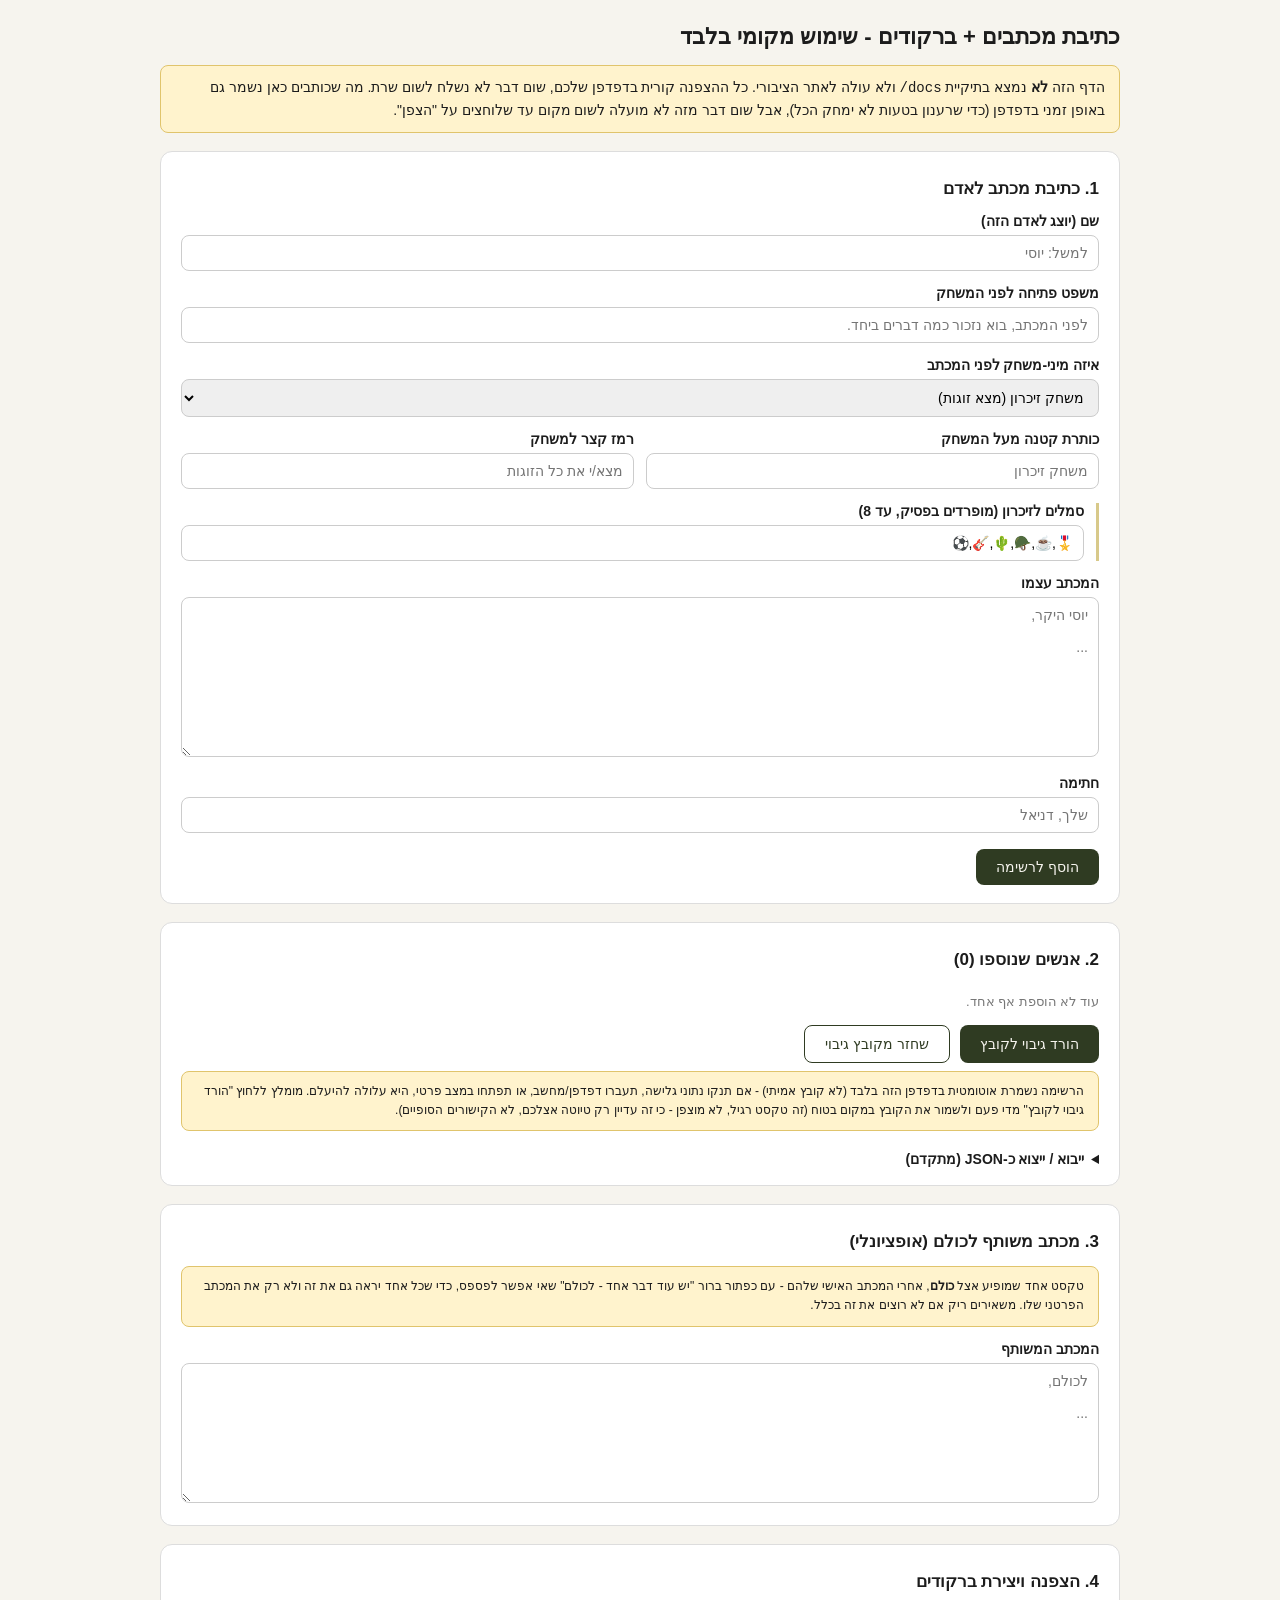
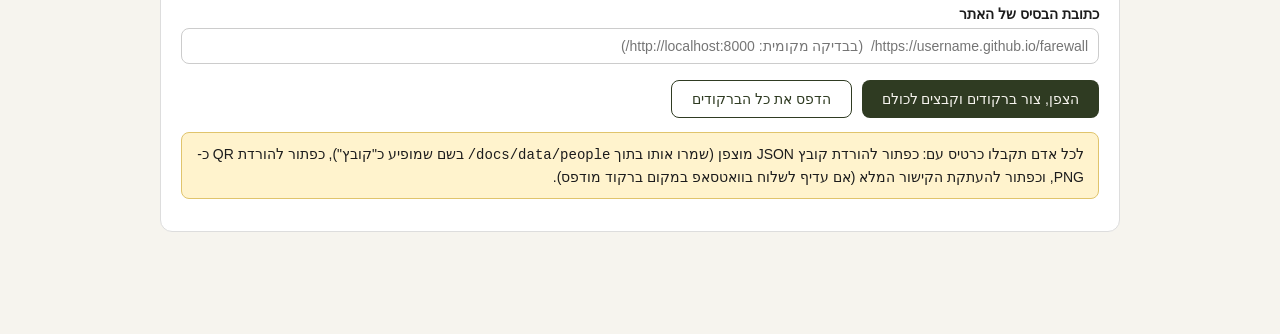
<file: admin/index.html>
<!DOCTYPE html>
<html lang="he" dir="rtl">
<head>
<meta charset="UTF-8">
<meta name="viewport" content="width=device-width, initial-scale=1">
<title>כתיבת מכתבים + ברקודים - כלי מקומי בלבד</title>
<style>
  :root { color-scheme: light; }
  body {
    font-family: "Segoe UI", Arial, sans-serif;
    max-width: 960px;
    margin: 24px auto;
    padding: 0 16px 60px;
    background: #f6f4ee;
    color: #1c1c1c;
  }
  h1 { font-size: 22px; }
  h2 { font-size: 17px; margin-top: 8px; }
  p.note {
    background: #fff3cd;
    border: 1px solid #e0c46c;
    padding: 10px 14px;
    border-radius: 8px;
    font-size: 14px;
    line-height: 1.6;
  }
  .panel {
    background: #fff;
    border: 1px solid #ddd;
    border-radius: 12px;
    padding: 18px 20px;
    margin-top: 18px;
  }
  label { display: block; font-weight: 600; margin: 14px 0 6px; font-size: 14px; }
  input[type=text], input[type=number], textarea, select {
    width: 100%;
    padding: 9px 10px;
    border-radius: 8px;
    border: 1px solid #ccc;
    font-size: 14px;
    box-sizing: border-box;
    font-family: inherit;
  }
  textarea#letterField { min-height: 160px; }
  .row { display: flex; gap: 12px; }
  .row > div { flex: 1; }
  button {
    background: #2f3b22;
    color: #f6f4ee;
    border: none;
    padding: 10px 20px;
    border-radius: 8px;
    font-size: 14px;
    cursor: pointer;
  }
  button:hover { background: #445429; }
  button.secondary {
    background: transparent;
    color: #2f3b22;
    border: 1px solid #2f3b22;
  }
  button.small { padding: 5px 10px; font-size: 12px; }
  button.danger { background: #7a2f22; }
  .actions-row { margin-top: 16px; display: flex; gap: 10px; flex-wrap: wrap; }

  .game-config { border-inline-start: 3px solid #d8c98a; padding-inline-start: 12px; margin-top: 10px; }
  .qblock { background: #f8f7f2; border: 1px solid #e2e2e2; border-radius: 8px; padding: 10px; margin-top: 8px; }
  .qblock .row { margin-top: 6px; }
  .qblock label { margin: 8px 0 4px; font-size: 13px; }

  #peopleList { margin-top: 12px; display: flex; flex-direction: column; gap: 8px; }
  .person-card {
    display: flex;
    align-items: center;
    justify-content: space-between;
    background: #f8f7f2;
    border: 1px solid #e2e2e2;
    border-radius: 8px;
    padding: 10px 14px;
  }
  .person-card .info { font-size: 14px; }
  .person-card .info small { color: #777; display: block; font-size: 11px; }
  .person-card .btns { display: flex; gap: 6px; }

  details.advanced { margin-top: 20px; }
  details.advanced summary { cursor: pointer; font-weight: 600; font-size: 14px; }
  details.advanced textarea { min-height: 200px; direction: ltr; text-align: left; font-family: monospace; margin-top: 10px; }

  #results {
    display: grid;
    grid-template-columns: repeat(auto-fill, minmax(220px, 1fr));
    gap: 16px;
    margin-top: 20px;
  }
  .qr-card {
    background: #fff;
    border: 1px solid #ddd;
    border-radius: 10px;
    padding: 12px;
    text-align: center;
  }
  .qr-card canvas { max-width: 100%; }
  .qr-card .qname { font-weight: 700; margin: 8px 0 2px; font-size: 14px; }
  .qr-card .qid { font-size: 11px; color: #777; word-break: break-all; }
  .qr-card .qurl {
    font-size: 10px;
    color: #555;
    word-break: break-all;
    background: #f2f2f2;
    padding: 6px;
    border-radius: 6px;
    margin: 8px 0;
    direction: ltr;
    text-align: left;
  }
  .qr-card .actions { display: flex; flex-direction: column; gap: 6px; margin-top: 8px; }
  .qr-card a.dl, .qr-card button.copy {
    font-size: 12px;
    color: #fff;
    background: #2f3b22;
    border: none;
    border-radius: 6px;
    padding: 8px;
    cursor: pointer;
    text-decoration: none;
  }
  #status { font-size: 13px; color: #555; margin-top: 10px; }
  @media print {
    p.note, .panel, h1, button, .qurl, .actions { display: none; }
    #results { grid-template-columns: repeat(3, 1fr); }
  }
</style>
</head>
<body>
<h1>כתיבת מכתבים + ברקודים - שימוש מקומי בלבד</h1>
<p class="note">
  הדף הזה <b>לא</b> נמצא בתיקיית <code>docs/</code> ולא עולה לאתר הציבורי.
  כל ההצפנה קורית בדפדפן שלכם, שום דבר לא נשלח לשום שרת.
  מה שכותבים כאן נשמר גם באופן זמני בדפדפן (כדי שרענון בטעות לא ימחק הכל),
  אבל שום דבר מזה לא מועלה לשום מקום עד שלוחצים על "הצפן".
</p>

<div class="panel">
  <h2>1. כתיבת מכתב לאדם</h2>

  <label for="nameField">שם (יוצג לאדם הזה)</label>
  <input type="text" id="nameField" placeholder="למשל: יוסי">

  <label for="introField">משפט פתיחה לפני המשחק</label>
  <input type="text" id="introField" placeholder="לפני המכתב, בוא נזכור כמה דברים ביחד.">

  <label for="gameSelect">איזה מיני-משחק לפני המכתב</label>
  <select id="gameSelect">
    <option value="memory">משחק זיכרון (מצא זוגות)</option>
    <option value="catch">תפוס (פריטים נופלים)</option>
    <option value="quiz">חידון</option>
    <option value="grow">התעצמות (בנייה/צמיחה)</option>
    <option value="selfie">סלפי / אינפלואנסר</option>
    <option value="run">ריצה - כמה שיותר צעדים</option>
    <option value="amen">אמן! (רפלקסים דתיים)</option>
    <option value="tiramisu">טירמיסו - משחק בישול (3 שלבים)</option>
    <option value="calories">ספירת קלוריות</option>
    <option value="redhead">מצא את הגינג'י</option>
    <option value="campaign">מפקד מלחמה - ניהול חזיתות</option>
    <option value="economy">כלכלה - קנה זול, מכור ביוקר</option>
    <option value="throw">זריקה על תמונה</option>
  </select>

  <div class="row">
    <div>
      <label for="gameTitleField">כותרת קטנה מעל המשחק</label>
      <input type="text" id="gameTitleField" placeholder="משחק זיכרון">
    </div>
    <div>
      <label for="gameHintField">רמז קצר למשחק</label>
      <input type="text" id="gameHintField" placeholder="מצא/י את כל הזוגות">
    </div>
  </div>

  <div class="game-config" id="cfgMemory">
    <label for="memoryPairs">סמלים לזיכרון (מופרדים בפסיק, עד 8)</label>
    <input type="text" id="memoryPairs" value="🎖️,☕,🪖,🌵,🎸,⚽">
  </div>

  <div class="game-config" id="cfgCatch" style="display:none">
    <div class="row">
      <div>
        <label for="catchEmoji">סמל שנופל</label>
        <input type="text" id="catchEmoji" value="❤️">
      </div>
      <div>
        <label for="catchTarget">כמה צריך לתפוס</label>
        <input type="number" id="catchTarget" value="10" min="1">
      </div>
    </div>
  </div>

  <div class="game-config" id="cfgQuiz" style="display:none">
    <div id="quizQuestions"></div>
    <button type="button" class="secondary small" id="addQuestionBtn" style="margin-top:10px">+ הוסף שאלה</button>
  </div>

  <div class="game-config" id="cfgGrow" style="display:none">
    <div class="row">
      <div>
        <label for="growTarget">כמה לחיצות עד שמתעצמים</label>
        <input type="number" id="growTarget" value="20" min="1">
      </div>
      <div>
        <label for="growLabel">טקסט על הכפתור</label>
        <input type="text" id="growLabel" value="תתעצם!">
      </div>
    </div>
    <label for="growMessage">הודעת סיום (מוצגת רגע לפני המכתב)</label>
    <input type="text" id="growMessage" value="התעצמת!">
  </div>

  <div class="game-config" id="cfgSelfie" style="display:none">
    <div class="row">
      <div>
        <label for="selfieTarget">כמה "צילומים מושלמים" צריך</label>
        <input type="number" id="selfieTarget" value="3" min="1">
      </div>
      <div>
        <label for="selfieLabel">טקסט על הכפתור</label>
        <input type="text" id="selfieLabel" value="📸 צלם!">
      </div>
    </div>
    <label for="selfieMessage">הודעת סיום (מוצגת רגע לפני המכתב)</label>
    <input type="text" id="selfieMessage" value="ויראלי! 🔥">
    <p class="note" style="margin-top:10px;font-size:12px">
      המשחק: סמן זז קדימה-אחורה על פס, וצריך ללחוץ "צלם" בדיוק כשהוא באזור
      המסומן. כל צילום מוצלח מזיז את האזור למקום חדש.
    </p>
  </div>

  <div class="game-config" id="cfgRun" style="display:none">
    <div class="row">
      <div>
        <label for="runTarget">כמה צעדים (לחיצות) עד לסיום המרוץ</label>
        <input type="number" id="runTarget" value="40" min="1">
      </div>
      <div>
        <label for="runLabel">טקסט על הכפתור</label>
        <input type="text" id="runLabel" value="רוץ!">
      </div>
    </div>
    <label for="runMessage">הודעת סיום (מוצגת רגע לפני המכתב)</label>
    <input type="text" id="runMessage" value="שיא אישי!">
    <p class="note" style="margin-top:10px;font-size:12px">
      המשחק: לוחצים כמה שיותר מהר כדי "לרוץ" לאורך המסלול עד לדגל, יש גם
      מד קצב חי שמראה כמה מהר לוחצים.
    </p>
  </div>

  <div class="game-config" id="cfgAmen" style="display:none">
    <div class="row">
      <div>
        <label for="amenRounds">כמה פעמים צריך לענות "אמן" בזמן</label>
        <input type="number" id="amenRounds" value="5" min="1">
      </div>
      <div>
        <label for="amenLabel">טקסט על הכפתור</label>
        <input type="text" id="amenLabel" value="אמן!">
      </div>
    </div>
    <label for="amenMessage">הודעת סיום (מוצגת רגע לפני המכתב)</label>
    <input type="text" id="amenMessage" value="אמן אמן! 🙏">
    <p class="note" style="margin-top:10px;font-size:12px">
      המשחק: מחכים ש"ברכה" תופיע על המסך ואז לוחצים "אמן" כמה שיותר מהר -
      מוקדם מדי או מאוחר מדי לא נספר. משחקון קליל בהשראת רפלקס האמן המהיר.
    </p>
  </div>

  <div class="game-config" id="cfgTiramisu" style="display:none">
    <p class="note" style="font-size:12px">
      משחק בישול קצר בשלושה שלבים: טבילת ביסקוויט בטיימינג נכון, ערבוב קרם
      מהיר תחת זמן, ואז בניית שכבות.
    </p>
    <div class="row">
      <div>
        <label for="tiraDips">שלב 1: כמה טבילות מדויקות</label>
        <input type="number" id="tiraDips" value="2" min="1">
      </div>
      <div>
        <label for="tiraWhiskTarget">שלב 2: כמה לחיצות ערבוב</label>
        <input type="number" id="tiraWhiskTarget" value="16" min="1">
      </div>
    </div>
    <div class="row">
      <div>
        <label for="tiraWhiskTime">שלב 2: זמן לערבוב (שניות)</label>
        <input type="number" id="tiraWhiskTime" value="4" min="1" step="0.5">
      </div>
      <div>
        <label for="tiraLayers">שלב 3: כמה שכבות בכוס</label>
        <input type="number" id="tiraLayers" value="6" min="1">
      </div>
    </div>
    <label for="tiraMessage">הודעת סיום (מוצגת רגע לפני המכתב)</label>
    <input type="text" id="tiraMessage" value="בתאבון! 🍰">
  </div>

  <div class="game-config" id="cfgCalories" style="display:none">
    <p class="note" style="font-size:12px">
      פריטי אוכל נופלים - צריך לתפוס רק את הבריאים ולהתחמק מהג'אנק פוד.
    </p>
    <div class="row">
      <div>
        <label for="calTarget">כמה פריטים בריאים צריך לתפוס</label>
        <input type="number" id="calTarget" value="12" min="1">
      </div>
      <div>
        <label for="calDifficulty">כמה ג'אנק פוד בדרך</label>
        <select id="calDifficulty">
          <option value="0.25">מעט</option>
          <option value="0.4" selected>בינוני</option>
          <option value="0.55">הרבה</option>
        </select>
      </div>
    </div>
    <label for="calMessage">הודעת סיום (מוצגת רגע לפני המכתב)</label>
    <input type="text" id="calMessage" value="יום מושלם של תזונה! 🎉">
  </div>

  <div class="game-config" id="cfgRedhead" style="display:none">
    <p class="note" style="font-size:12px">
      רשת של אנשים, וצריך למצוא את הגינג'י היחיד בכל סבב - כל סבב הרשת
      גדלה יותר (כמו למצוא גינג'י אמיתי, נדיר יותר ויותר).
    </p>
    <label for="redRounds">כמה סבבים</label>
    <input type="number" id="redRounds" value="4" min="1" max="6">
    <label for="redMessage">הודעת סיום (מוצגת רגע לפני המכתב)</label>
    <input type="text" id="redMessage" value="נדיר כמו יהלום! 🔴">
  </div>

  <div class="game-config" id="cfgCampaign" style="display:none">
    <p class="note" style="font-size:12px">
      כמה חזיתות נלחצות בו-זמנית, כל אחת מאבדת שליטה עם הזמן - צריך לתגבר
      את כולן שוב ושוב עד שהזמן הכולל עובר. חזית שנשארת פרוצה ממשיכה להוסיף
      זמן כל עוד לא מתגברים אותה - אף פעם לא באמת נחסם, אבל צריך לזוז כל הזמן.
    </p>
    <div class="row">
      <div>
        <label for="campFronts">כמה חזיתות (2-4)</label>
        <input type="number" id="campFronts" value="3" min="2" max="4">
      </div>
      <div>
        <label for="campDuration">כמה שניות עד לניצחון</label>
        <input type="number" id="campDuration" value="20" min="5">
      </div>
    </div>
    <label for="campMessage">הודעת סיום (מוצגת רגע לפני המכתב)</label>
    <input type="text" id="campMessage" value="המלחמה הוכרעה - ניצחון! 🎖️">
  </div>

  <div class="game-config" id="cfgEconomy" style="display:none">
    <p class="note" style="font-size:12px">
      מחיר זז קדימה-אחורה - צריך "לקנות" כשהוא בשפל (משמאל) ו"למכור" כשהוא
      בשיא (מימין), חוזר חלילה, כמו משקיע/ת אמיתי.
    </p>
    <div class="row">
      <div>
        <label for="ecoCycles">כמה עסקאות רווחיות (קנייה+מכירה)</label>
        <input type="number" id="ecoCycles" value="4" min="1">
      </div>
    </div>
    <label for="ecoMessage">הודעת סיום (מוצגת רגע לפני המכתב)</label>
    <input type="text" id="ecoMessage" value="המשק פורח! 📈">
  </div>

  <div class="game-config" id="cfgThrow" style="display:none">
    <p class="note" style="font-size:12px">
      לוחצים "זרוק!" ותמונה "עפה" ופוגעת בתמונה השנייה עם רעידה קטנה. את שתי
      התמונות צריך קודם לשים בתיקייה <code>docs/assets/img/</code> (שם קובץ
      באנגלית, בלי רווחים) - כרגע כבר יש שם <code>daniel.png</code> ו-
      <code>popit-yellow.png</code>.
    </p>
    <div class="row">
      <div>
        <label for="throwTargetImg">קובץ התמונה שנפגעת (היעד)</label>
        <input type="text" id="throwTargetImg" value="assets/img/daniel.png">
      </div>
      <div>
        <label for="throwProjImg">קובץ התמונה שנזרקת</label>
        <input type="text" id="throwProjImg" value="assets/img/popit-yellow.png">
      </div>
    </div>
    <div class="row">
      <div>
        <label for="throwTarget">כמה זריקות</label>
        <input type="number" id="throwTarget" value="10" min="1">
      </div>
      <div>
        <label for="throwLabel">טקסט על הכפתור</label>
        <input type="text" id="throwLabel" value="זרוק!">
      </div>
    </div>
    <label for="throwMessage">הודעת סיום (מוצגת רגע לפני המכתב)</label>
    <input type="text" id="throwMessage" value="קלעת ישר בפרצוף! 😂">
  </div>

  <label for="letterField">המכתב עצמו</label>
  <textarea id="letterField" placeholder="יוסי היקר,&#10;&#10;..."></textarea>

  <label for="signoffField">חתימה</label>
  <input type="text" id="signoffField" placeholder="שלך, דניאל">

  <div class="actions-row">
    <button id="addPersonBtn" type="button">הוסף לרשימה</button>
    <button id="cancelEditBtn" type="button" class="secondary" style="display:none">בטל עריכה</button>
  </div>
</div>

<div class="panel">
  <h2>2. אנשים שנוספו (<span id="peopleCount">0</span>)</h2>
  <div id="peopleList"></div>
  <p id="emptyHint" style="color:#777;font-size:13px;margin-top:10px">עוד לא הוספת אף אחד.</p>

  <div class="actions-row">
    <button type="button" id="downloadBackupBtn">הורד גיבוי לקובץ</button>
    <button type="button" class="secondary" id="restoreBackupBtn">שחזר מקובץ גיבוי</button>
    <input type="file" id="restoreFileInput" accept="application/json" style="display:none">
  </div>
  <p class="note" style="font-size:12px;margin-top:8px">
    הרשימה נשמרת אוטומטית בדפדפן הזה בלבד (לא קובץ אמיתי) - אם תנקו נתוני
    גלישה, תעברו דפדפן/מחשב, או תפתחו במצב פרטי, היא עלולה להיעלם. מומלץ
    ללחוץ "הורד גיבוי לקובץ" מדי פעם ולשמור את הקובץ במקום בטוח (זה טקסט
    רגיל, לא מוצפן - כי זה עדיין רק טיוטה אצלכם, לא הקישורים הסופיים).
  </p>

  <details class="advanced">
    <summary>ייבוא / ייצוא כ-JSON (מתקדם)</summary>
    <textarea id="jsonAdvanced"></textarea>
    <div class="actions-row">
      <button type="button" class="secondary" id="importJsonBtn">ייבא מהתיבה</button>
      <button type="button" class="secondary" id="exportJsonBtn">ייצא לתיבה</button>
    </div>
  </details>
</div>

<div class="panel">
  <h2>3. מכתב משותף לכולם (אופציונלי)</h2>
  <p class="note" style="font-size:12px">
    טקסט אחד שמופיע אצל <b>כולם</b>, אחרי המכתב האישי שלהם - עם כפתור ברור
    "יש עוד דבר אחד - לכולם" שאי אפשר לפספס, כדי שכל אחד יראה גם את זה ולא
    רק את המכתב הפרטני שלו. משאירים ריק אם לא רוצים את זה בכלל.
  </p>
  <label for="groupLetterField">המכתב המשותף</label>
  <textarea id="groupLetterField" placeholder="לכולם,&#10;&#10;..." style="min-height:140px"></textarea>
</div>

<div class="panel">
  <h2>4. הצפנה ויצירת ברקודים</h2>
  <label for="baseUrl">כתובת הבסיס של האתר</label>
  <input type="text" id="baseUrl" placeholder="https://username.github.io/farewall/  (בבדיקה מקומית: http://localhost:8000/)">
  <div class="actions-row">
    <button id="genBtn">הצפן, צור ברקודים וקבצים לכולם</button>
    <button id="printBtn" type="button" class="secondary">הדפס את כל הברקודים</button>
  </div>
  <div id="status"></div>
  <p class="note" style="margin-top:14px">
    לכל אדם תקבלו כרטיס עם: כפתור להורדת קובץ JSON מוצפן (שמרו אותו בתוך
    <code>docs/data/people/</code> בשם שמופיע כ"קובץ"), כפתור להורדת QR כ-PNG,
    וכפתור להעתקת הקישור המלא (אם עדיף לשלוח בוואטסאפ במקום ברקוד מודפס).
  </p>
</div>

<div id="results"></div>

<script src="vendor/qrcode.min.js"></script>
<script src="../docs/assets/js/crypto-utils.js"></script>
<script>
(function () {
  "use strict";

  var STORAGE_KEY = "farewall-admin-people-v1";
  var GROUP_STORAGE_KEY = "farewall-admin-group-letter-v1";
  var people = [];
  var editingIndex = -1;

  function safeLoad() {
    try {
      var raw = localStorage.getItem(STORAGE_KEY);
      if (raw) people = JSON.parse(raw);
    } catch (e) { people = []; }
  }

  function safeSave() {
    try { localStorage.setItem(STORAGE_KEY, JSON.stringify(people)); } catch (e) {}
  }

  function loadGroupLetter() {
    try { return localStorage.getItem(GROUP_STORAGE_KEY) || ""; } catch (e) { return ""; }
  }

  function saveGroupLetter() {
    try { localStorage.setItem(GROUP_STORAGE_KEY, document.getElementById("groupLetterField").value); } catch (e) {}
  }

  function makeId() {
    var bytes = new Uint8Array(8);
    crypto.getRandomValues(bytes);
    return Array.prototype.map.call(bytes, function (b) {
      return b.toString(16).padStart(2, "0");
    }).join("");
  }

  // ---------- game select / config panels ----------

  var gameSelect = document.getElementById("gameSelect");
  var cfgPanels = {
    memory: document.getElementById("cfgMemory"),
    catch: document.getElementById("cfgCatch"),
    quiz: document.getElementById("cfgQuiz"),
    redhead: document.getElementById("cfgRedhead"),
    campaign: document.getElementById("cfgCampaign"),
    economy: document.getElementById("cfgEconomy"),
    throw: document.getElementById("cfgThrow"),
    grow: document.getElementById("cfgGrow"),
    selfie: document.getElementById("cfgSelfie"),
    run: document.getElementById("cfgRun"),
    amen: document.getElementById("cfgAmen"),
    tiramisu: document.getElementById("cfgTiramisu"),
    calories: document.getElementById("cfgCalories")
  };

  function showConfigFor(game) {
    Object.keys(cfgPanels).forEach(function (k) {
      cfgPanels[k].style.display = k === game ? "" : "none";
    });
  }
  gameSelect.addEventListener("change", function () { showConfigFor(gameSelect.value); });

  // ---------- quiz question builder ----------

  var quizContainer = document.getElementById("quizQuestions");

  function addQuestionBlock(data) {
    data = data || { q: "", options: ["", ""], correct: 0 };
    var block = document.createElement("div");
    block.className = "qblock";
    block.innerHTML =
      '<label>שאלה</label>' +
      '<input type="text" class="qq" value="' + escapeAttr(data.q) + '">' +
      '<div class="row">' +
      '<div><label>תשובה נכונה</label><input type="text" class="qa0" value="' + escapeAttr(data.options[0] || "") + '"></div>' +
      '<div><label>תשובה שגויה</label><input type="text" class="qa1" value="' + escapeAttr(data.options[1] || "") + '"></div>' +
      '</div>' +
      '<button type="button" class="secondary small remove-q" style="margin-top:8px">הסר שאלה</button>';
    block.querySelector(".remove-q").addEventListener("click", function () {
      block.remove();
    });
    quizContainer.appendChild(block);
  }

  document.getElementById("addQuestionBtn").addEventListener("click", function () {
    addQuestionBlock();
  });

  function readQuizQuestions() {
    var blocks = quizContainer.querySelectorAll(".qblock");
    var out = [];
    blocks.forEach(function (b) {
      var q = b.querySelector(".qq").value.trim();
      var a0 = b.querySelector(".qa0").value.trim();
      var a1 = b.querySelector(".qa1").value.trim();
      if (q && a0 && a1) {
        out.push({ q: q, options: [a0, a1], correct: 0 });
      }
    });
    return out;
  }

  function escapeAttr(s) {
    return String(s || "").replace(/&/g, "&amp;").replace(/"/g, "&quot;").replace(/</g, "&lt;");
  }

  // ---------- form <-> person object ----------

  function clearForm() {
    document.getElementById("nameField").value = "";
    document.getElementById("introField").value = "";
    gameSelect.value = "memory";
    showConfigFor("memory");
    document.getElementById("gameTitleField").value = "";
    document.getElementById("gameHintField").value = "";
    document.getElementById("memoryPairs").value = "🎖️,☕,🪖,🌵,🎸,⚽";
    document.getElementById("catchEmoji").value = "❤️";
    document.getElementById("catchTarget").value = "10";
    quizContainer.innerHTML = "";
    addQuestionBlock();
    document.getElementById("growTarget").value = "20";
    document.getElementById("growLabel").value = "תתעצם!";
    document.getElementById("growMessage").value = "התעצמת!";
    document.getElementById("selfieTarget").value = "3";
    document.getElementById("selfieLabel").value = "📸 צלם!";
    document.getElementById("selfieMessage").value = "ויראלי! 🔥";
    document.getElementById("runTarget").value = "40";
    document.getElementById("runLabel").value = "רוץ!";
    document.getElementById("runMessage").value = "שיא אישי!";
    document.getElementById("amenRounds").value = "5";
    document.getElementById("amenLabel").value = "אמן!";
    document.getElementById("amenMessage").value = "אמן אמן! 🙏";
    document.getElementById("tiraDips").value = "2";
    document.getElementById("tiraWhiskTarget").value = "16";
    document.getElementById("tiraWhiskTime").value = "4";
    document.getElementById("tiraLayers").value = "6";
    document.getElementById("tiraMessage").value = "בתאבון! 🍰";
    document.getElementById("calTarget").value = "12";
    document.getElementById("calDifficulty").value = "0.4";
    document.getElementById("calMessage").value = "יום מושלם של תזונה! 🎉";
    document.getElementById("redRounds").value = "4";
    document.getElementById("redMessage").value = "נדיר כמו יהלום! 🔴";
    document.getElementById("campFronts").value = "3";
    document.getElementById("campDuration").value = "20";
    document.getElementById("campMessage").value = "המלחמה הוכרעה - ניצחון! 🎖️";
    document.getElementById("ecoCycles").value = "4";
    document.getElementById("ecoMessage").value = "המשק פורח! 📈";
    document.getElementById("throwTargetImg").value = "assets/img/daniel.png";
    document.getElementById("throwProjImg").value = "assets/img/popit-yellow.png";
    document.getElementById("throwTarget").value = "10";
    document.getElementById("throwLabel").value = "זרוק!";
    document.getElementById("throwMessage").value = "קלעת ישר בפרצוף! 😂";
    document.getElementById("letterField").value = "";
    document.getElementById("signoffField").value = "";
    editingIndex = -1;
    document.getElementById("addPersonBtn").textContent = "הוסף לרשימה";
    document.getElementById("cancelEditBtn").style.display = "none";
  }

  function readFormAsPerson() {
    var game = gameSelect.value;
    var gameConfig = {};

    if (game === "memory") {
      var pairs = document.getElementById("memoryPairs").value
        .split(",").map(function (s) { return s.trim(); }).filter(Boolean).slice(0, 8);
      gameConfig = { pairs: pairs.length ? pairs : ["🎖️", "☕", "🪖", "🌵", "🎸", "⚽"] };
    } else if (game === "catch") {
      gameConfig = {
        emoji: document.getElementById("catchEmoji").value.trim() || "❤️",
        target: parseInt(document.getElementById("catchTarget").value, 10) || 10,
        spawnMs: 650,
        fallMs: 3000
      };
    } else if (game === "quiz") {
      var questions = readQuizQuestions();
      gameConfig = { questions: questions.length ? questions : [{ q: "?", options: ["כן", "לא"], correct: 0 }] };
    } else if (game === "grow") {
      gameConfig = {
        target: parseInt(document.getElementById("growTarget").value, 10) || 20,
        label: document.getElementById("growLabel").value.trim() || "תתעצם!",
        message: document.getElementById("growMessage").value.trim() || "התעצמת!"
      };
    } else if (game === "selfie") {
      gameConfig = {
        target: parseInt(document.getElementById("selfieTarget").value, 10) || 3,
        label: document.getElementById("selfieLabel").value.trim() || "📸 צלם!",
        message: document.getElementById("selfieMessage").value.trim() || "ויראלי! 🔥"
      };
    } else if (game === "run") {
      gameConfig = {
        target: parseInt(document.getElementById("runTarget").value, 10) || 40,
        label: document.getElementById("runLabel").value.trim() || "רוץ!",
        message: document.getElementById("runMessage").value.trim() || "שיא אישי!"
      };
    } else if (game === "amen") {
      gameConfig = {
        rounds: parseInt(document.getElementById("amenRounds").value, 10) || 5,
        label: document.getElementById("amenLabel").value.trim() || "אמן!",
        message: document.getElementById("amenMessage").value.trim() || "אמן אמן! 🙏"
      };
    } else if (game === "tiramisu") {
      gameConfig = {
        dips: parseInt(document.getElementById("tiraDips").value, 10) || 2,
        whiskTarget: parseInt(document.getElementById("tiraWhiskTarget").value, 10) || 16,
        whiskTimeMs: Math.round((parseFloat(document.getElementById("tiraWhiskTime").value) || 4) * 1000),
        layers: parseInt(document.getElementById("tiraLayers").value, 10) || 6,
        message: document.getElementById("tiraMessage").value.trim() || "בתאבון! 🍰"
      };
    } else if (game === "calories") {
      gameConfig = {
        target: parseInt(document.getElementById("calTarget").value, 10) || 12,
        badRatio: parseFloat(document.getElementById("calDifficulty").value) || 0.4,
        message: document.getElementById("calMessage").value.trim() || "יום מושלם של תזונה! 🎉"
      };
    } else if (game === "redhead") {
      var redRounds = parseInt(document.getElementById("redRounds").value, 10) || 4;
      var gridSizes = [];
      for (var ri = 0; ri < redRounds; ri++) gridSizes.push(Math.pow(3 + ri, 2));
      gameConfig = {
        gridSizes: gridSizes,
        message: document.getElementById("redMessage").value.trim() || "נדיר כמו יהלום! 🔴"
      };
    } else if (game === "campaign") {
      var allFrontNames = ["חזית צפון", "חזית מרכז", "חזית דרום", "חזית מזרח"];
      var frontsCount = Math.max(2, Math.min(4, parseInt(document.getElementById("campFronts").value, 10) || 3));
      gameConfig = {
        fronts: allFrontNames.slice(0, frontsCount),
        durationSec: parseInt(document.getElementById("campDuration").value, 10) || 20,
        message: document.getElementById("campMessage").value.trim() || "המלחמה הוכרעה - ניצחון! 🎖️"
      };
    } else if (game === "economy") {
      gameConfig = {
        cycles: parseInt(document.getElementById("ecoCycles").value, 10) || 4,
        message: document.getElementById("ecoMessage").value.trim() || "המשק פורח! 📈"
      };
    } else if (game === "throw") {
      gameConfig = {
        targetImg: document.getElementById("throwTargetImg").value.trim() || "assets/img/daniel.png",
        projectileImg: document.getElementById("throwProjImg").value.trim() || "assets/img/popit-yellow.png",
        target: parseInt(document.getElementById("throwTarget").value, 10) || 10,
        label: document.getElementById("throwLabel").value.trim() || "זרוק!",
        message: document.getElementById("throwMessage").value.trim() || "קלעת ישר בפרצוף! 😂"
      };
    }

    return {
      id: editingIndex >= 0 ? people[editingIndex].id : "",
      name: document.getElementById("nameField").value.trim() || "(ללא שם)",
      intro: document.getElementById("introField").value.trim() || "לפני המכתב, יש לך פה משהו קטן ממני.",
      game: game,
      gameTitle: document.getElementById("gameTitleField").value.trim() || "אתגר קטן",
      gameHint: document.getElementById("gameHintField").value.trim() || "",
      gameConfig: gameConfig,
      letter: document.getElementById("letterField").value,
      signoff: document.getElementById("signoffField").value.trim()
    };
  }

  function loadPersonIntoForm(p) {
    document.getElementById("nameField").value = p.name || "";
    document.getElementById("introField").value = p.intro || "";
    gameSelect.value = p.game || "memory";
    showConfigFor(gameSelect.value);
    document.getElementById("gameTitleField").value = p.gameTitle || "";
    document.getElementById("gameHintField").value = p.gameHint || "";

    if (p.game === "memory") {
      document.getElementById("memoryPairs").value = (p.gameConfig.pairs || []).join(",");
    } else if (p.game === "catch") {
      document.getElementById("catchEmoji").value = p.gameConfig.emoji || "❤️";
      document.getElementById("catchTarget").value = p.gameConfig.target || 10;
    } else if (p.game === "quiz") {
      quizContainer.innerHTML = "";
      (p.gameConfig.questions || []).forEach(function (q) { addQuestionBlock(q); });
      if (!quizContainer.children.length) addQuestionBlock();
    } else if (p.game === "grow") {
      document.getElementById("growTarget").value = p.gameConfig.target || 20;
      document.getElementById("growLabel").value = p.gameConfig.label || "תתעצם!";
      document.getElementById("growMessage").value = p.gameConfig.message || "התעצמת!";
    } else if (p.game === "selfie") {
      document.getElementById("selfieTarget").value = p.gameConfig.target || 3;
      document.getElementById("selfieLabel").value = p.gameConfig.label || "📸 צלם!";
      document.getElementById("selfieMessage").value = p.gameConfig.message || "ויראלי! 🔥";
    } else if (p.game === "run") {
      document.getElementById("runTarget").value = p.gameConfig.target || 40;
      document.getElementById("runLabel").value = p.gameConfig.label || "רוץ!";
      document.getElementById("runMessage").value = p.gameConfig.message || "שיא אישי!";
    } else if (p.game === "amen") {
      document.getElementById("amenRounds").value = p.gameConfig.rounds || 5;
      document.getElementById("amenLabel").value = p.gameConfig.label || "אמן!";
      document.getElementById("amenMessage").value = p.gameConfig.message || "אמן אמן! 🙏";
    } else if (p.game === "tiramisu") {
      document.getElementById("tiraDips").value = p.gameConfig.dips || 2;
      document.getElementById("tiraWhiskTarget").value = p.gameConfig.whiskTarget || 16;
      document.getElementById("tiraWhiskTime").value = (p.gameConfig.whiskTimeMs || 4000) / 1000;
      document.getElementById("tiraLayers").value = p.gameConfig.layers || 6;
      document.getElementById("tiraMessage").value = p.gameConfig.message || "בתאבון! 🍰";
    } else if (p.game === "calories") {
      document.getElementById("calTarget").value = p.gameConfig.target || 12;
      document.getElementById("calDifficulty").value = p.gameConfig.badRatio || 0.4;
      document.getElementById("calMessage").value = p.gameConfig.message || "יום מושלם של תזונה! 🎉";
    } else if (p.game === "redhead") {
      document.getElementById("redRounds").value = (p.gameConfig.gridSizes || []).length || 4;
      document.getElementById("redMessage").value = p.gameConfig.message || "נדיר כמו יהלום! 🔴";
    } else if (p.game === "campaign") {
      document.getElementById("campFronts").value = (p.gameConfig.fronts || []).length || 3;
      document.getElementById("campDuration").value = p.gameConfig.durationSec || 20;
      document.getElementById("campMessage").value = p.gameConfig.message || "המלחמה הוכרעה - ניצחון! 🎖️";
    } else if (p.game === "economy") {
      document.getElementById("ecoCycles").value = p.gameConfig.cycles || 4;
      document.getElementById("ecoMessage").value = p.gameConfig.message || "המשק פורח! 📈";
    } else if (p.game === "throw") {
      document.getElementById("throwTargetImg").value = p.gameConfig.targetImg || "assets/img/daniel.png";
      document.getElementById("throwProjImg").value = p.gameConfig.projectileImg || "assets/img/popit-yellow.png";
      document.getElementById("throwTarget").value = p.gameConfig.target || 10;
      document.getElementById("throwLabel").value = p.gameConfig.label || "זרוק!";
      document.getElementById("throwMessage").value = p.gameConfig.message || "קלעת ישר בפרצוף! 😂";
    }

    document.getElementById("letterField").value = p.letter || "";
    document.getElementById("signoffField").value = p.signoff || "";
  }

  // ---------- people list rendering ----------

  var peopleListEl = document.getElementById("peopleList");
  var peopleCountEl = document.getElementById("peopleCount");
  var emptyHintEl = document.getElementById("emptyHint");

  function renderPeopleList() {
    peopleListEl.innerHTML = "";
    peopleCountEl.textContent = people.length;
    emptyHintEl.style.display = people.length ? "none" : "";

    people.forEach(function (p, index) {
      var card = document.createElement("div");
      card.className = "person-card";

      var info = document.createElement("div");
      info.className = "info";
      info.innerHTML = "<b>" + escapeAttr(p.name) + "</b> &middot; " + escapeAttr(p.game) +
        "<small>" + escapeAttr((p.letter || "").slice(0, 40)) + (p.letter && p.letter.length > 40 ? "…" : "") + "</small>";
      card.appendChild(info);

      var btns = document.createElement("div");
      btns.className = "btns";

      var previewBtn = document.createElement("button");
      previewBtn.type = "button";
      previewBtn.className = "secondary small";
      previewBtn.textContent = "תצוגה מקדימה";
      previewBtn.addEventListener("click", function () {
        try {
          var previewPerson = Object.assign({}, p);
          var groupLetterPreview = document.getElementById("groupLetterField").value.trim();
          if (groupLetterPreview) previewPerson.groupLetter = groupLetterPreview;
          var bytes = new TextEncoder().encode(JSON.stringify(previewPerson));
          var dataB64 = window.CryptoUtils.bytesToBase64url(bytes);
          window.open("preview.html#data=" + dataB64, "_blank");
        } catch (e) {
          alert("לא הצלחתי לפתוח תצוגה מקדימה: " + e.message);
        }
      });
      btns.appendChild(previewBtn);

      var editBtn = document.createElement("button");
      editBtn.type = "button";
      editBtn.className = "secondary small";
      editBtn.textContent = "ערוך";
      editBtn.addEventListener("click", function () {
        editingIndex = index;
        loadPersonIntoForm(p);
        document.getElementById("addPersonBtn").textContent = "עדכן ברשימה";
        document.getElementById("cancelEditBtn").style.display = "";
        window.scrollTo({ top: 0, behavior: "smooth" });
      });
      btns.appendChild(editBtn);

      var delBtn = document.createElement("button");
      delBtn.type = "button";
      delBtn.className = "danger small";
      delBtn.textContent = "מחק";
      delBtn.addEventListener("click", function () {
        if (!confirm("למחוק את " + p.name + " מהרשימה?")) return;
        people.splice(index, 1);
        safeSave();
        renderPeopleList();
      });
      btns.appendChild(delBtn);

      card.appendChild(btns);
      peopleListEl.appendChild(card);
    });
  }

  document.getElementById("addPersonBtn").addEventListener("click", function () {
    var person = readFormAsPerson();
    if (editingIndex >= 0) {
      people[editingIndex] = person;
    } else {
      people.push(person);
    }
    safeSave();
    renderPeopleList();
    clearForm();
  });

  document.getElementById("cancelEditBtn").addEventListener("click", function () {
    clearForm();
  });

  // ---------- advanced JSON import/export ----------

  document.getElementById("exportJsonBtn").addEventListener("click", function () {
    document.getElementById("jsonAdvanced").value = JSON.stringify(people, null, 2);
  });

  document.getElementById("importJsonBtn").addEventListener("click", function () {
    var raw = document.getElementById("jsonAdvanced").value.trim();
    if (!raw) return;
    try {
      var arr = JSON.parse(raw);
      if (!Array.isArray(arr)) throw new Error("not array");
      people = arr;
      safeSave();
      renderPeopleList();
    } catch (e) {
      alert("JSON לא תקין - חייב להיות מערך [ {...}, {...} ]");
    }
  });

  // ---------- backup to / restore from a real file ----------

  document.getElementById("downloadBackupBtn").addEventListener("click", function () {
    if (!people.length) {
      alert("הרשימה ריקה - אין מה לגבות עדיין.");
      return;
    }
    var stamp = new Date().toISOString().slice(0, 10);
    var backup = { people: people, groupLetter: document.getElementById("groupLetterField").value };
    downloadBlob("farewall-backup-" + stamp + ".json", JSON.stringify(backup, null, 2), "application/json");
  });

  var restoreInput = document.getElementById("restoreFileInput");
  document.getElementById("restoreBackupBtn").addEventListener("click", function () {
    restoreInput.click();
  });
  restoreInput.addEventListener("change", function () {
    var file = restoreInput.files[0];
    if (!file) return;
    var reader = new FileReader();
    reader.onload = function () {
      try {
        var parsed = JSON.parse(reader.result);
        var arr = Array.isArray(parsed) ? parsed : parsed.people;
        var restoredGroupLetter = Array.isArray(parsed) ? null : (parsed.groupLetter || "");
        if (!Array.isArray(arr)) throw new Error("not array");
        if (people.length && !confirm("יש כבר " + people.length + " אנשים ברשימה הנוכחית. לשחזר את הגיבוי יחליף אותם - להמשיך?")) {
          return;
        }
        people = arr;
        safeSave();
        if (restoredGroupLetter !== null) {
          document.getElementById("groupLetterField").value = restoredGroupLetter;
          saveGroupLetter();
        }
        renderPeopleList();
        alert("שוחזרו " + people.length + " אנשים מהגיבוי.");
      } catch (e) {
        alert("הקובץ לא תקין - זה לא גיבוי JSON תקין מהכלי הזה.");
      }
    };
    reader.readAsText(file);
    restoreInput.value = "";
  });

  // ---------- encrypt + QR generation ----------

  function downloadBlob(filename, text, type) {
    var blob = new Blob([text], { type: type || "application/octet-stream" });
    var url = URL.createObjectURL(blob);
    var a = document.createElement("a");
    a.href = url;
    a.download = filename;
    document.body.appendChild(a);
    a.click();
    a.remove();
    setTimeout(function () { URL.revokeObjectURL(url); }, 2000);
  }

  var genBtn = document.getElementById("genBtn");
  var results = document.getElementById("results");
  var statusEl = document.getElementById("status");

  async function processAll() {
    statusEl.textContent = "";
    results.innerHTML = "";

    if (!people.length) {
      alert("עוד לא הוספת אף אחד לרשימה.");
      return;
    }

    var baseUrl = document.getElementById("baseUrl").value.trim();
    if (!baseUrl) {
      alert("צריך להזין כתובת בסיס לאתר קודם");
      return;
    }
    if (!/\/$/.test(baseUrl)) baseUrl += "/";

    genBtn.disabled = true;
    statusEl.textContent = "מצפין...";

    try {
    for (var i = 0; i < people.length; i++) {
      var person = people[i];
      var id = (person.id || "").trim() || makeId();
      var name = person.name || "(ללא שם)";

      var toEncrypt = {};
      Object.keys(person).forEach(function (k) {
        if (k !== "id") toEncrypt[k] = person[k];
      });
      var groupLetterText = document.getElementById("groupLetterField").value.trim();
      if (groupLetterText) toEncrypt.groupLetter = groupLetterText;

      var enc = await window.CryptoUtils.encryptPerson(toEncrypt);
      var url = baseUrl + "?id=" + encodeURIComponent(id) + "#k=" + enc.keyB64url;
      var ciphertextJson = JSON.stringify(enc.payload, null, 2);

      var card = document.createElement("div");
      card.className = "qr-card";

      var qrHolder = document.createElement("div");
      card.appendChild(qrHolder);

      var nameEl = document.createElement("div");
      nameEl.className = "qname";
      nameEl.textContent = name;
      card.appendChild(nameEl);

      var idEl = document.createElement("div");
      idEl.className = "qid";
      idEl.textContent = "קובץ: " + id + ".json";
      card.appendChild(idEl);

      var urlEl = document.createElement("div");
      urlEl.className = "qurl";
      urlEl.textContent = url;
      card.appendChild(urlEl);

      var actions = document.createElement("div");
      actions.className = "actions";

      var dlJson = document.createElement("a");
      dlJson.className = "dl";
      dlJson.textContent = "הורד JSON מוצפן";
      dlJson.href = "#";
      dlJson.addEventListener("click", function (jsonText, fname) {
        return function (ev) {
          ev.preventDefault();
          downloadBlob(fname, jsonText, "application/json");
        };
      }(ciphertextJson, id + ".json"));
      actions.appendChild(dlJson);

      var dlPng = document.createElement("a");
      dlPng.className = "dl";
      dlPng.textContent = "הורד QR PNG";
      actions.appendChild(dlPng);

      var copyBtn = document.createElement("button");
      copyBtn.className = "copy";
      copyBtn.type = "button";
      copyBtn.textContent = "העתק קישור";
      copyBtn.addEventListener("click", function (linkUrl) {
        return function () {
          navigator.clipboard.writeText(linkUrl).catch(function () {});
        };
      }(url));
      actions.appendChild(copyBtn);

      card.appendChild(actions);
      results.appendChild(card);

      try {
        new QRCode(qrHolder, {
          text: url,
          width: 220,
          height: 220,
          correctLevel: QRCode.CorrectLevel.M
        });
        var qrCanvas = qrHolder.querySelector("canvas");
        if (qrCanvas) {
          dlPng.href = qrCanvas.toDataURL("image/png");
          dlPng.download = name + "-" + id + ".png";
        } else {
          // some browsers fall back to an HTML-table QR render instead of canvas -
          // still visible and printable, just not downloadable as a PNG
          dlPng.textContent = "אין PNG בדפדפן הזה - אפשר להדפיס";
          dlPng.removeAttribute("href");
          dlPng.style.opacity = "0.6";
          dlPng.style.cursor = "default";
        }
      } catch (e) {
        idEl.textContent += " (שגיאה ביצירת QR: " + e.message + ")";
      }
    }
    statusEl.textContent = "בוצע: " + people.length + " מכתבים הוצפנו.";
    } catch (e) {
      statusEl.textContent = "שגיאה: " + e.message;
    }

    genBtn.disabled = false;
  }

  genBtn.addEventListener("click", function () { processAll(); });
  document.getElementById("printBtn").addEventListener("click", function () { window.print(); });

  document.getElementById("groupLetterField").addEventListener("input", saveGroupLetter);

  // ---------- init ----------

  safeLoad();
  document.getElementById("groupLetterField").value = loadGroupLetter();
  showConfigFor("memory");
  addQuestionBlock();
  renderPeopleList();
})();
</script>
</body>
</html>
</file>
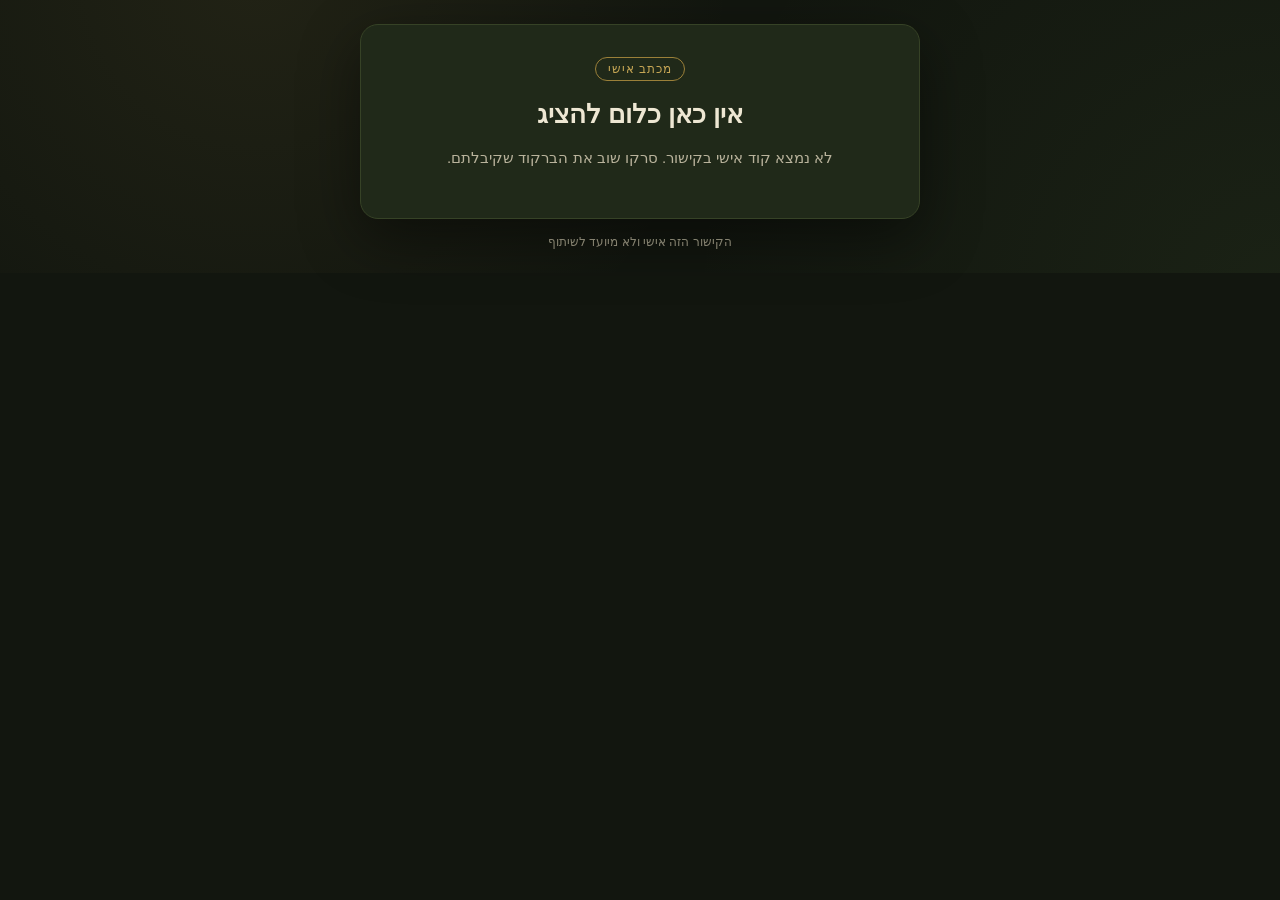
<file: docs/index.html>
<!DOCTYPE html>
<html lang="he" dir="rtl">
<head>
<meta charset="UTF-8">
<meta name="viewport" content="width=device-width, initial-scale=1, maximum-scale=1">
<title>מכתב פרידה</title>
<meta name="robots" content="noindex, nofollow">
<link rel="stylesheet" href="assets/css/style.css">
</head>
<body>
<div id="app">
  <div class="card" id="card">
    <div class="badge">מכתב אישי</div>
    <p class="state-message">טוען...</p>
  </div>
  <footer class="note">הקישור הזה אישי ולא מיועד לשיתוף</footer>
</div>

<script src="assets/js/crypto-utils.js"></script>
<script src="assets/js/render.js"></script>
<script src="assets/js/games/memory.js"></script>
<script src="assets/js/games/catch.js"></script>
<script src="assets/js/games/quiz.js"></script>
<script src="assets/js/games/grow.js"></script>
<script src="assets/js/games/selfie.js"></script>
<script src="assets/js/games/run.js"></script>
<script src="assets/js/games/amen.js"></script>
<script src="assets/js/games/tiramisu.js"></script>
<script src="assets/js/games/calories.js"></script>
<script src="assets/js/games/redhead.js"></script>
<script src="assets/js/games/campaign.js"></script>
<script src="assets/js/games/economy.js"></script>
<script src="assets/js/games/throw.js"></script>
<script src="assets/js/app.js"></script>
</body>
</html>
</file>
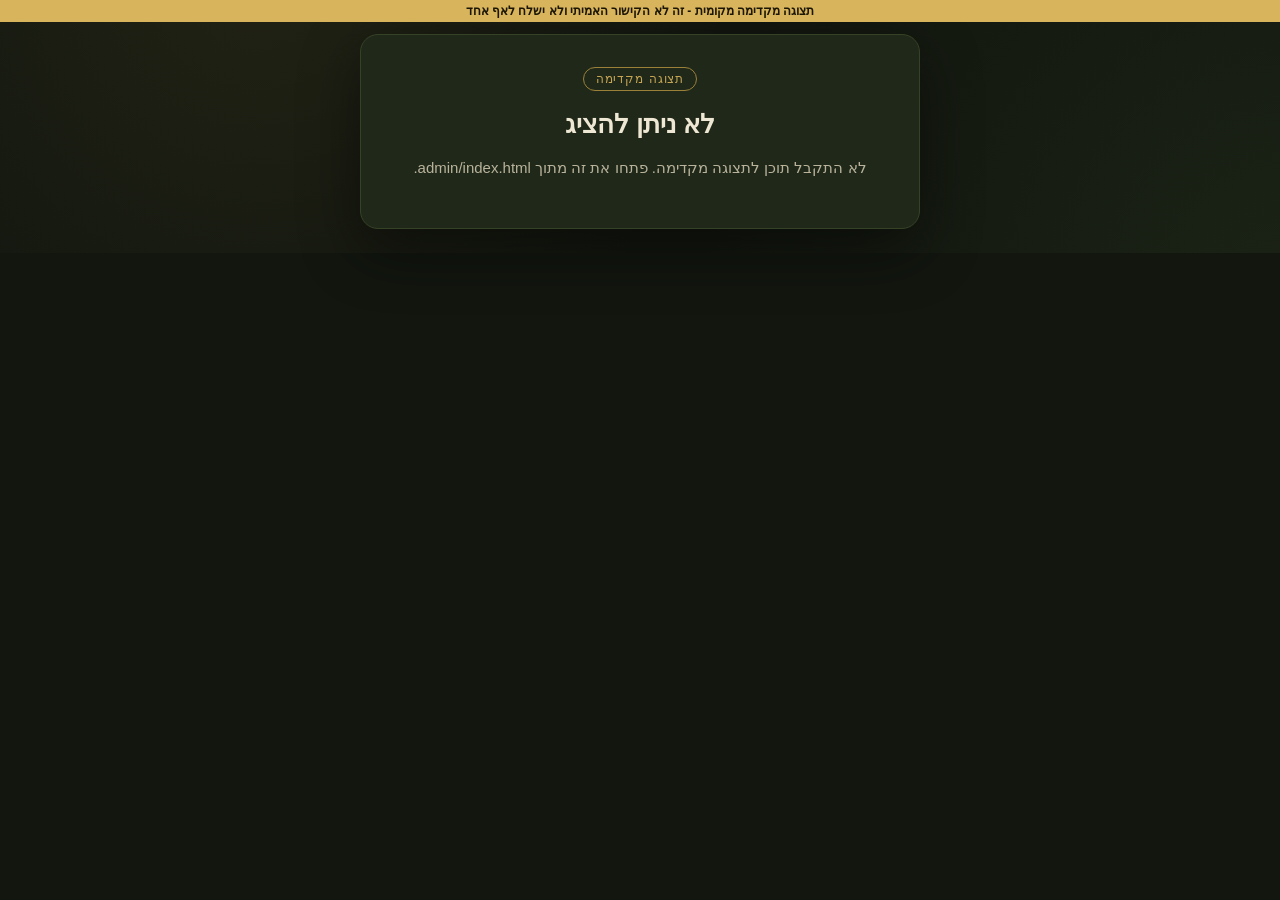
<file: admin/preview.html>
<!DOCTYPE html>
<html lang="he" dir="rtl">
<head>
<meta charset="UTF-8">
<meta name="viewport" content="width=device-width, initial-scale=1, maximum-scale=1">
<title>תצוגה מקדימה - כלי מקומי בלבד</title>
<link rel="stylesheet" href="../docs/assets/css/style.css">
<style>
  .preview-banner {
    position: fixed;
    top: 0; left: 0; right: 0;
    background: #d8b45c;
    color: #1b1503;
    text-align: center;
    font-size: 12px;
    font-weight: 700;
    padding: 4px;
    z-index: 10;
  }
  body { padding-top: 34px; }
</style>
</head>
<body>
<div class="preview-banner">תצוגה מקדימה מקומית - זה לא הקישור האמיתי ולא ישלח לאף אחד</div>
<div id="app">
  <div class="card" id="card">
    <p class="state-message">טוען תצוגה מקדימה...</p>
  </div>
</div>

<script src="../docs/assets/js/crypto-utils.js"></script>
<script src="../docs/assets/js/render.js"></script>
<script src="../docs/assets/js/games/memory.js"></script>
<script src="../docs/assets/js/games/catch.js"></script>
<script src="../docs/assets/js/games/quiz.js"></script>
<script src="../docs/assets/js/games/grow.js"></script>
<script src="../docs/assets/js/games/selfie.js"></script>
<script src="../docs/assets/js/games/run.js"></script>
<script src="../docs/assets/js/games/amen.js"></script>
<script src="../docs/assets/js/games/tiramisu.js"></script>
<script src="../docs/assets/js/games/calories.js"></script>
<script src="../docs/assets/js/games/redhead.js"></script>
<script src="../docs/assets/js/games/campaign.js"></script>
<script src="../docs/assets/js/games/economy.js"></script>
<script src="../docs/assets/js/games/throw.js"></script>
<script>
(function () {
  "use strict";
  var card = document.getElementById("card");

  function fail(msg) {
    card.innerHTML =
      '<div class="badge">תצוגה מקדימה</div>' +
      "<h1>לא ניתן להציג</h1>" +
      '<p class="state-message">' + msg + "</p>";
  }

  var hash = window.location.hash || "";
  if (hash.indexOf("#") === 0) hash = hash.slice(1);
  var params = new URLSearchParams(hash);
  var dataB64 = params.get("data");

  if (!dataB64) {
    fail("לא התקבל תוכן לתצוגה מקדימה. פתחו את זה מתוך admin/index.html.");
    return;
  }

  try {
    var bytes = window.CryptoUtils.base64urlToBytes(dataB64);
    var text = new TextDecoder().decode(bytes);
    var person = JSON.parse(text);

    // image paths in gameConfig are relative to docs/ (as served on the real site) -
    // rewrite them here since this preview page lives one level up, in admin/
    if (person.gameConfig) {
      Object.keys(person.gameConfig).forEach(function (k) {
        var v = person.gameConfig[k];
        if (typeof v === "string" && v.indexOf("assets/") === 0) {
          person.gameConfig[k] = "../docs/" + v;
        }
      });
    }

    window.PersonRenderer.run(card, person);
  } catch (e) {
    fail("הנתונים לתצוגה המקדימה פגומים.");
  }
})();
</script>
</body>
</html>
</file>
<file: docs/assets/css/style.css>
:root {
  --bg: #12160f;
  --bg-alt: #1b2116;
  --panel: #202919;
  --line: #364226;
  --gold: #d8b45c;
  --gold-soft: #a98a3d;
  --text: #eee7d3;
  --text-dim: #b9b39c;
  --danger: #c1553f;
  --ok: #7fae5c;
  --radius: 18px;
  --shadow: 0 20px 60px rgba(0,0,0,0.45);
}

* { box-sizing: border-box; }

html, body {
  margin: 0;
  padding: 0;
  min-height: 100%;
  background: var(--bg);
  color: var(--text);
  font-family: "Segoe UI", "Heebo", Arial, sans-serif;
}

body {
  background:
    radial-gradient(circle at 20% -10%, rgba(216,180,92,0.08), transparent 45%),
    radial-gradient(circle at 100% 110%, rgba(127,174,92,0.08), transparent 45%),
    var(--bg);
  display: flex;
  align-items: center;
  justify-content: center;
  padding: 24px 16px;
}

#app {
  width: 100%;
  max-width: 560px;
}

.card {
  background: var(--panel);
  border: 1px solid var(--line);
  border-radius: var(--radius);
  box-shadow: var(--shadow);
  padding: 32px 24px;
  text-align: center;
  animation: fadeUp 0.5s ease both;
}

@keyframes fadeUp {
  from { opacity: 0; transform: translateY(16px); }
  to { opacity: 1; transform: translateY(0); }
}

.badge {
  display: inline-block;
  font-size: 12px;
  letter-spacing: 0.08em;
  color: var(--gold);
  border: 1px solid var(--gold-soft);
  border-radius: 999px;
  padding: 4px 12px;
  margin-bottom: 18px;
  opacity: 0.9;
}

h1 {
  font-size: 26px;
  margin: 0 0 8px;
  color: var(--text);
}

h1 .name {
  color: var(--gold);
}

p.sub {
  color: var(--text-dim);
  font-size: 15px;
  line-height: 1.6;
  margin: 0 0 24px;
}

.btn {
  display: inline-block;
  background: var(--gold);
  color: #1b1503;
  font-weight: 700;
  font-size: 16px;
  border: none;
  border-radius: 12px;
  padding: 14px 28px;
  cursor: pointer;
  transition: transform 0.15s ease, box-shadow 0.15s ease;
  box-shadow: 0 8px 24px rgba(216,180,92,0.25);
}

.btn:hover { transform: translateY(-2px); }
.btn:active { transform: translateY(0); }

.btn.secondary {
  background: transparent;
  color: var(--text);
  border: 1px solid var(--line);
  box-shadow: none;
  font-weight: 500;
}

.game-area {
  margin-top: 8px;
}

.hint {
  margin-top: 16px;
  font-size: 13px;
  color: var(--text-dim);
}

.progress-bar {
  height: 6px;
  background: var(--bg-alt);
  border-radius: 999px;
  overflow: hidden;
  margin: 18px 0;
}
.progress-bar > div {
  height: 100%;
  background: var(--gold);
  width: 0%;
  transition: width 0.25s ease;
}

/* Memory game */
.memory-grid {
  display: grid;
  grid-template-columns: repeat(4, 1fr);
  gap: 10px;
  margin: 20px 0;
}
.memory-card {
  aspect-ratio: 1 / 1;
  border-radius: 12px;
  background: var(--bg-alt);
  border: 1px solid var(--line);
  display: flex;
  align-items: center;
  justify-content: center;
  font-size: 26px;
  cursor: pointer;
  user-select: none;
  transition: transform 0.2s ease, background 0.2s ease;
}
.memory-card.flipped {
  background: var(--panel);
  border-color: var(--gold-soft);
  transform: rotateY(0deg) scale(1.03);
}
.memory-card.matched {
  background: rgba(127,174,92,0.18);
  border-color: var(--ok);
  opacity: 0.85;
  cursor: default;
}
.memory-card .face { opacity: 0; transition: opacity 0.1s ease; }
.memory-card.flipped .face, .memory-card.matched .face { opacity: 1; }

/* Catch game */
.catch-stage {
  position: relative;
  width: 100%;
  height: 340px;
  background: var(--bg-alt);
  border: 1px solid var(--line);
  border-radius: 14px;
  overflow: hidden;
  margin: 16px 0;
  touch-action: none;
}
.catch-item {
  position: absolute;
  font-size: 30px;
  transform: translate(-50%, -50%);
  cursor: pointer;
  filter: drop-shadow(0 4px 6px rgba(0,0,0,0.4));
}
.catch-score {
  position: absolute;
  top: 8px;
  inset-inline-end: 12px;
  font-size: 13px;
  color: var(--gold);
  background: rgba(0,0,0,0.35);
  padding: 4px 10px;
  border-radius: 999px;
  transition: background 0.15s ease, color 0.15s ease;
}
.catch-score.catch-bad-flash {
  background: rgba(193, 85, 63, 0.85);
  color: #fff;
}

/* Quiz game */
.quiz-question {
  font-size: 17px;
  margin: 4px 0 18px;
  line-height: 1.5;
}
.quiz-options {
  display: flex;
  flex-direction: column;
  gap: 10px;
}
.quiz-option {
  background: var(--bg-alt);
  border: 1px solid var(--line);
  color: var(--text);
  border-radius: 10px;
  padding: 12px 16px;
  font-size: 15px;
  cursor: pointer;
  text-align: start;
  transition: border-color 0.15s ease, background 0.15s ease;
}
.quiz-option:hover { border-color: var(--gold-soft); }
.quiz-option.correct { background: rgba(127,174,92,0.18); border-color: var(--ok); }
.quiz-option.wrong { background: rgba(193,85,63,0.18); border-color: var(--danger); }

/* Grow / strengthen game */
.grow-wrap {
  text-align: center;
  padding: 4px 0 8px;
}
.grow-emoji {
  display: block;
  font-size: 56px;
  margin: 6px auto 12px;
  transition: transform 0.25s ease;
}
.grow-counter {
  color: var(--text-dim);
  font-size: 14px;
  margin: 4px 0;
}
.grow-tap-btn {
  margin-top: 14px;
  padding: 16px 36px;
  font-size: 18px;
}
.grow-tap-btn.bump {
  animation: growBump 0.16s ease;
}
@keyframes growBump {
  0% { transform: scale(1); }
  50% { transform: scale(0.93); }
  100% { transform: scale(1); }
}

/* Selfie / influencer game */
.selfie-wrap {
  text-align: center;
  padding: 4px 0 8px;
}
.selfie-emoji {
  display: block;
  font-size: 48px;
  margin: 4px auto 14px;
  transition: transform 0.15s ease;
}
.selfie-emoji.flash {
  animation: selfieFlash 0.4s ease;
}
@keyframes selfieFlash {
  0% { transform: scale(1); filter: brightness(1); }
  30% { transform: scale(1.25); filter: brightness(2.2); }
  100% { transform: scale(1); filter: brightness(1); }
}
.selfie-track {
  position: relative;
  height: 14px;
  background: var(--bg-alt);
  border: 1px solid var(--line);
  border-radius: 999px;
  margin: 10px 0;
  overflow: hidden;
}
.selfie-zone {
  position: absolute;
  top: 0;
  bottom: 0;
  background: rgba(127, 174, 92, 0.35);
  border-inline: 1px solid var(--ok);
}
.selfie-marker {
  position: absolute;
  top: -4px;
  bottom: -4px;
  width: 4px;
  background: var(--gold);
  border-radius: 2px;
  transform: translateX(-50%);
  box-shadow: 0 0 8px rgba(216, 180, 92, 0.7);
}

/* Run / steps game */
.run-wrap {
  text-align: center;
  padding: 4px 0 8px;
}
.run-track {
  position: relative;
  height: 54px;
  background: var(--bg-alt);
  border: 1px solid var(--line);
  border-radius: 12px;
  margin: 8px 0 14px;
  overflow: hidden;
}
.run-flag {
  position: absolute;
  top: 50%;
  right: 8px;
  transform: translateY(-50%);
  font-size: 24px;
}
.run-runner {
  position: absolute;
  top: 50%;
  left: 0;
  transform: translateY(-50%);
  font-size: 28px;
  transition: left 0.12s linear;
}

/* Amen reaction game */
.amen-wrap {
  text-align: center;
  padding: 4px 0 8px;
}
.amen-prompt {
  font-size: 20px;
  font-weight: 700;
  min-height: 48px;
  display: flex;
  align-items: center;
  justify-content: center;
  color: var(--text-dim);
  transition: color 0.2s ease, transform 0.2s ease;
}
.amen-prompt.amen-ready {
  color: var(--gold);
  transform: scale(1.08);
}
.amen-prompt.amen-early {
  color: var(--danger);
  animation: amenShake 0.3s ease;
}
@keyframes amenShake {
  0%, 100% { transform: translateX(0); }
  25% { transform: translateX(-6px); }
  75% { transform: translateX(6px); }
}

.cook-step {
  font-size: 13px;
  font-weight: 700;
  color: var(--gold);
  letter-spacing: 0.02em;
  margin-bottom: 10px;
}

/* Tiramisu building game */
.tira-wrap {
  text-align: center;
  padding: 4px 0 8px;
}
.tira-glass {
  width: 120px;
  height: 160px;
  margin: 8px auto 14px;
  background: var(--bg-alt);
  border: 2px solid var(--line);
  border-radius: 0 0 24px 24px;
  display: flex;
  flex-direction: column-reverse;
  overflow: hidden;
}
.tira-layer {
  width: 100%;
  flex-shrink: 0;
  display: flex;
  align-items: center;
  justify-content: center;
  font-size: 12px;
  line-height: 1;
}
.tira-layer-biscuit { background: #c99a6b; }
.tira-layer-cream { background: #f3ead9; color: #5b4636; }
.tira-layer-cocoa { background: #6b4a3a; }

/* Find-the-redhead grid game */
.redhead-grid {
  display: grid;
  gap: 6px;
  margin: 14px 0;
}
.redhead-cell {
  aspect-ratio: 1 / 1;
  display: flex;
  align-items: center;
  justify-content: center;
  font-size: clamp(14px, 4vw, 22px);
  background: var(--bg-alt);
  border: 1px solid var(--line);
  border-radius: 8px;
  cursor: pointer;
}
.redhead-cell.miss {
  animation: redheadMiss 0.25s ease;
}
@keyframes redheadMiss {
  0%, 100% { transform: scale(1); }
  50% { transform: scale(0.85); opacity: 0.6; }
}

/* Campaign / multi-front war management game */
.war-fronts {
  display: flex;
  gap: 10px;
  margin: 14px 0;
  flex-wrap: wrap;
}
.war-front {
  flex: 1;
  min-width: 92px;
  background: var(--bg-alt);
  border: 1px solid var(--line);
  border-radius: 10px;
  padding: 10px;
  text-align: center;
}
.war-front-name {
  font-size: 12px;
  color: var(--text-dim);
  margin-bottom: 6px;
}
.war-bar {
  height: 10px;
  background: rgba(255, 255, 255, 0.08);
  border-radius: 999px;
  overflow: hidden;
  margin-bottom: 6px;
}
.war-bar-fill {
  height: 100%;
  background: var(--ok);
  transition: width 0.15s linear, background 0.2s ease;
}
.war-bar-fill.danger {
  background: var(--danger);
}
.war-front-status {
  font-size: 11px;
  color: var(--danger);
  min-height: 14px;
  margin-bottom: 4px;
}
.war-reinforce-btn {
  padding: 8px 6px;
  font-size: 12px;
  width: 100%;
}
.war-reinforce-btn.bump {
  animation: growBump 0.16s ease;
}

/* Throw-at-photo game */
.throw-wrap {
  text-align: center;
  padding: 4px 0 8px;
}
.throw-stage {
  position: relative;
  height: 220px;
  margin: 8px 0 14px;
  display: flex;
  align-items: center;
  justify-content: center;
}
.throw-target {
  max-height: 200px;
  max-width: 100%;
  position: relative;
  z-index: 1;
}
.throw-target.hit {
  animation: throwHit 0.35s ease;
}
@keyframes throwHit {
  0% { transform: translateX(0) rotate(0); }
  25% { transform: translateX(-8px) rotate(-4deg); }
  50% { transform: translateX(8px) rotate(4deg); }
  75% { transform: translateX(-4px) rotate(-2deg); }
  100% { transform: translateX(0) rotate(0); }
}
.throw-projectile {
  position: absolute;
  width: 46px;
  height: 46px;
  object-fit: contain;
  pointer-events: none;
  z-index: 2;
}

/* Letter */
.letter {
  text-align: start;
  white-space: pre-wrap;
  line-height: 1.8;
  font-size: 16.5px;
  color: var(--text);
  margin: 20px 0;
  padding: 20px;
  background: var(--bg-alt);
  border: 1px solid var(--line);
  border-radius: 12px;
}
.letter-signoff {
  text-align: end;
  color: var(--gold);
  font-weight: 700;
  margin-top: 10px;
}

.state-message {
  font-size: 15px;
  color: var(--text-dim);
  line-height: 1.7;
}

footer.note {
  text-align: center;
  color: var(--text-dim);
  font-size: 12px;
  margin-top: 16px;
  opacity: 0.7;
}
</file>
